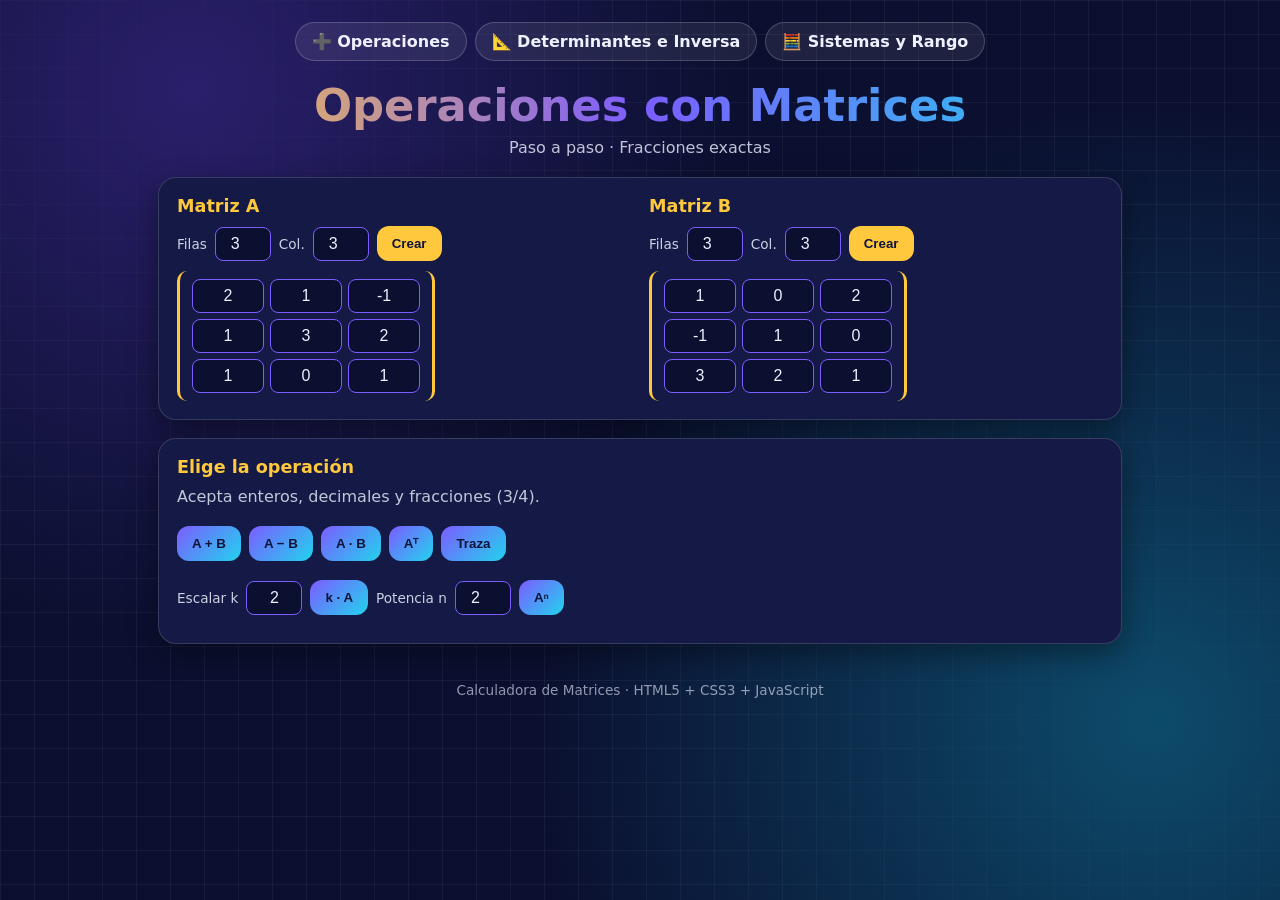
<file: index.html>
<!DOCTYPE html>
<html lang="es"><head><meta charset="UTF-8"><meta name="viewport" content="width=device-width,initial-scale=1">
<title>Operaciones con Matrices</title><link rel="stylesheet" href="operaciones.css"></head>
<body><div class="fondo"><span>∑</span><span>π</span><span>∫</span><span>√</span><span>∞</span><span>det</span></div>
<header><nav><a href="index.html" class=\"on\">➕ Operaciones</a><a href="determinantes.html" >📐 Determinantes e Inversa</a><a href="sistemas.html" >🧮 Sistemas y Rango</a></nav><h1>Operaciones con Matrices</h1><p class="sub">Paso a paso · Fracciones exactas</p></header><main>
<section class="card fila">
<div><h2>Matriz A</h2><div class="dim"><label>Filas</label><input id="fa" type="number" min="1" max="6" value="3"><label>Col.</label><input id="ca" type="number" min="1" max="6" value="3"><button id="btnA" class="sec">Crear</button></div><div id="gA" class="grid"></div></div>
<div><h2>Matriz B</h2><div class="dim"><label>Filas</label><input id="fb" type="number" min="1" max="6" value="3"><label>Col.</label><input id="cb" type="number" min="1" max="6" value="3"><button id="btnB" class="sec">Crear</button></div><div id="gB" class="grid"></div></div>
</section>
<section class="card"><h2>Elige la operación</h2><p class="sub">Acepta enteros, decimales y fracciones (3/4).</p>
<div class="botones"><button data-op="suma">A + B</button><button data-op="resta">A − B</button><button data-op="mult">A · B</button><button data-op="transpuesta">Aᵀ</button><button data-op="traza">Traza</button></div><br>
<div class="dim"><label>Escalar k</label><input id="k" value="2"><button data-op="escalar">k · A</button><label>Potencia n</label><input id="n" type="number" value="2" min="0" max="10"><button data-op="potencia">Aⁿ</button></div></section>
<section id="salida"></section>
</main><footer>Calculadora de Matrices · HTML5 + CSS3 + JavaScript</footer><script src="nucleo.js"></script><script src="operaciones.js"></script></body></html>
</file>
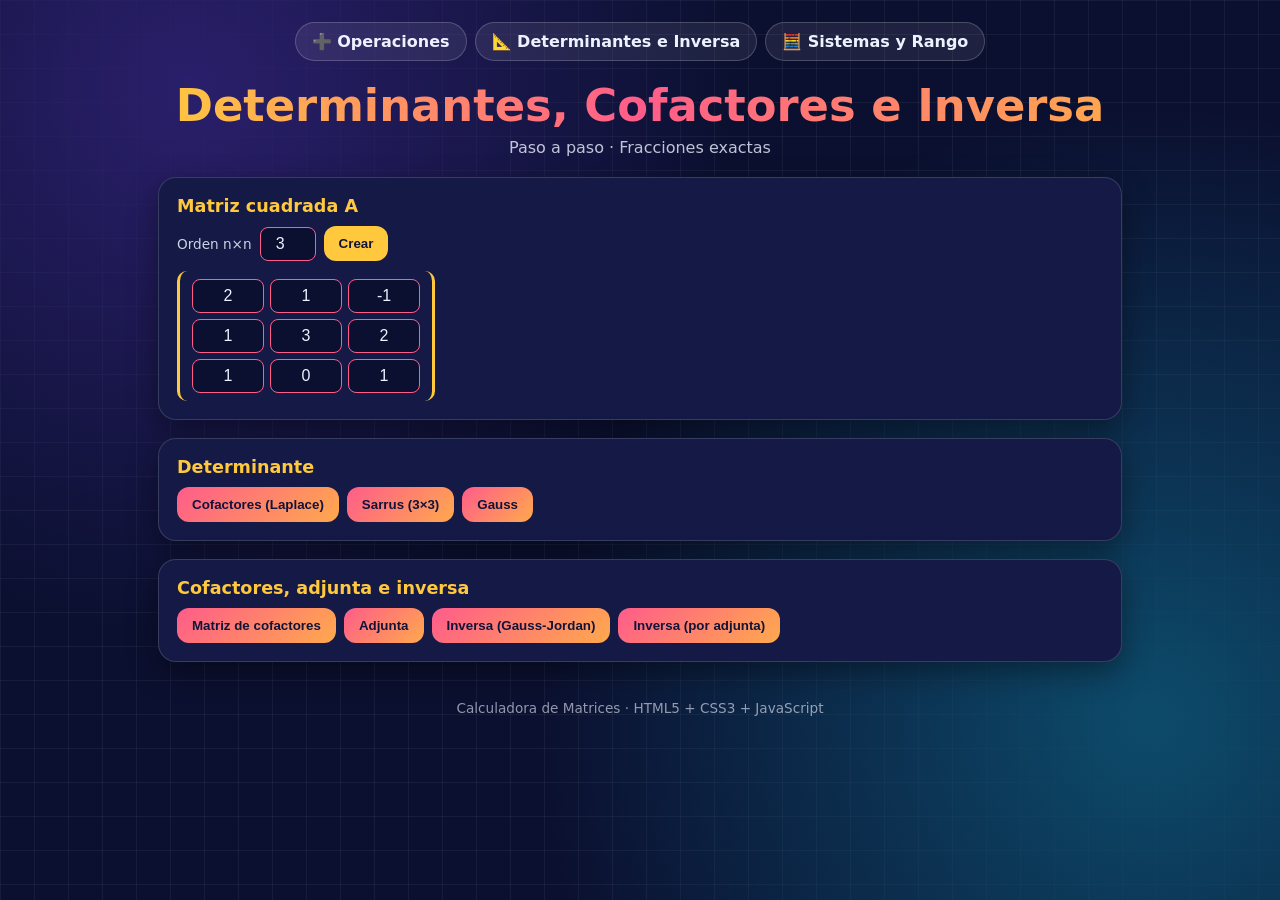
<file: determinantes.html>
<!DOCTYPE html>
<html lang="es"><head><meta charset="UTF-8"><meta name="viewport" content="width=device-width,initial-scale=1">
<title>Determinantes, Cofactores e Inversa</title><link rel="stylesheet" href="determinantes.css"></head>
<body><div class="fondo"><span>∑</span><span>π</span><span>∫</span><span>√</span><span>∞</span><span>det</span></div>
<header><nav><a href="index.html" >➕ Operaciones</a><a href="determinantes.html" class=\"on\">📐 Determinantes e Inversa</a><a href="sistemas.html" >🧮 Sistemas y Rango</a></nav><h1>Determinantes, Cofactores e Inversa</h1><p class="sub">Paso a paso · Fracciones exactas</p></header><main>
<section class="card"><h2>Matriz cuadrada A</h2><div class="dim"><label>Orden n×n</label><input id="n" type="number" min="1" max="6" value="3"><button id="btnA" class="sec">Crear</button></div><div id="gA" class="grid"></div></section>
<section class="card"><h2>Determinante</h2><div class="botones"><button data-op="laplace">Cofactores (Laplace)</button><button data-op="sarrus">Sarrus (3×3)</button><button data-op="gauss">Gauss</button></div></section>
<section class="card"><h2>Cofactores, adjunta e inversa</h2><div class="botones"><button data-op="cofactores">Matriz de cofactores</button><button data-op="adjunta">Adjunta</button><button data-op="inversaGJ">Inversa (Gauss-Jordan)</button><button data-op="inversaAdj">Inversa (por adjunta)</button></div></section>
<section id="salida"></section>
</main><footer>Calculadora de Matrices · HTML5 + CSS3 + JavaScript</footer><script src="nucleo.js"></script><script src="determinantes.js"></script></body></html>
</file>
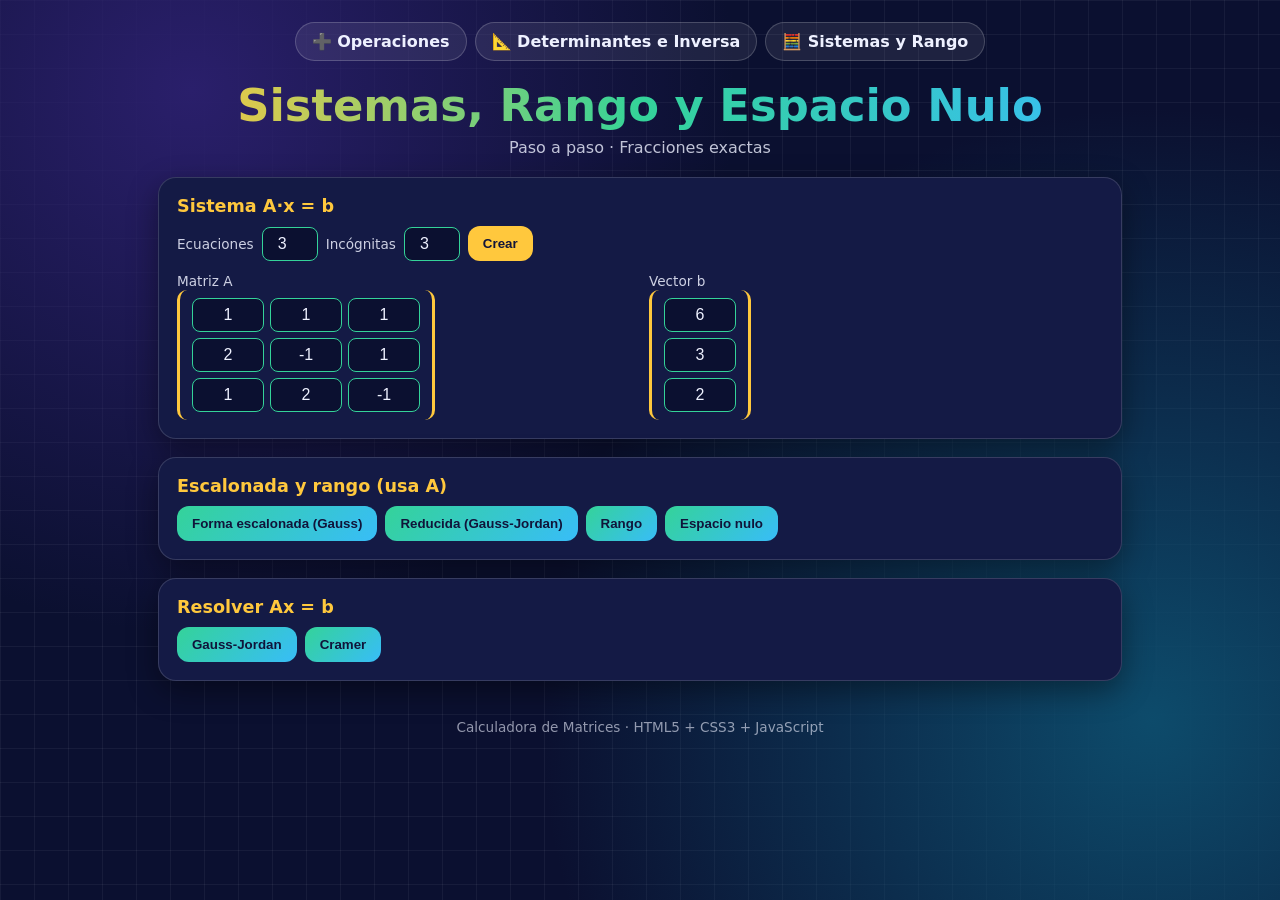
<file: sistemas.html>
<!DOCTYPE html>
<html lang="es"><head><meta charset="UTF-8"><meta name="viewport" content="width=device-width,initial-scale=1">
<title>Sistemas, Rango y Espacio Nulo</title><link rel="stylesheet" href="sistemas.css"></head>
<body><div class="fondo"><span>∑</span><span>π</span><span>∫</span><span>√</span><span>∞</span><span>det</span></div>
<header><nav><a href="index.html" >➕ Operaciones</a><a href="determinantes.html" >📐 Determinantes e Inversa</a><a href="sistemas.html" class=\"on\">🧮 Sistemas y Rango</a></nav><h1>Sistemas, Rango y Espacio Nulo</h1><p class="sub">Paso a paso · Fracciones exactas</p></header><main>
<section class="card"><h2>Sistema A·x = b</h2><div class="dim"><label>Ecuaciones</label><input id="m" type="number" min="1" max="6" value="3"><label>Incógnitas</label><input id="n" type="number" min="1" max="6" value="3"><button id="btnA" class="sec">Crear</button></div>
<div class="fila"><div><label>Matriz A</label><div id="gA" class="grid"></div></div><div><label>Vector b</label><div id="gB" class="grid"></div></div></div></section>
<section class="card"><h2>Escalonada y rango (usa A)</h2><div class="botones"><button data-op="escalonada">Forma escalonada (Gauss)</button><button data-op="reducida">Reducida (Gauss-Jordan)</button><button data-op="rango">Rango</button><button data-op="nucleo">Espacio nulo</button></div></section>
<section class="card"><h2>Resolver Ax = b</h2><div class="botones"><button data-op="gj">Gauss-Jordan</button><button data-op="cramer">Cramer</button></div></section>
<section id="salida"></section>
</main><footer>Calculadora de Matrices · HTML5 + CSS3 + JavaScript</footer><script src="nucleo.js"></script><script src="sistemas.js"></script></body></html>
</file>
<file: operaciones.css>
:root{--bg:#0b1030;--card:#141a45;--tx:#eef1ff;--a1:#7c5cff;--a2:#22d3ee;--oro:#ffc83d}
*{box-sizing:border-box;margin:0}
body{font-family:"Segoe UI",system-ui,sans-serif;color:var(--tx);min-height:100vh;
 background:radial-gradient(circle at 15% 10%,#2a1f6b 0,transparent 40%),radial-gradient(circle at 90% 80%,#0d4b6b 0,transparent 45%),
 linear-gradient(rgba(255,255,255,.05) 1px,transparent 1px) 0 0/34px 34px,linear-gradient(90deg,rgba(255,255,255,.05) 1px,transparent 1px) 0 0/34px 34px,var(--bg)}
.fondo{position:fixed;inset:0;overflow:hidden;pointer-events:none;z-index:0}
.fondo span{position:absolute;bottom:-80px;font:700 3.2rem Georgia,serif;color:var(--a1);opacity:.16;animation:sube 18s linear infinite}
.fondo span:nth-child(1){left:6%}.fondo span:nth-child(2){left:22%;animation-delay:-4s;color:var(--oro)}
.fondo span:nth-child(3){left:40%;animation-delay:-8s}.fondo span:nth-child(4){left:58%;animation-delay:-2s;color:var(--a2)}
.fondo span:nth-child(5){left:74%;animation-delay:-11s;color:var(--oro)}.fondo span:nth-child(6){left:90%;animation-delay:-6s}
@keyframes sube{to{transform:translateY(-115vh) rotate(360deg)}}
header,main{position:relative;z-index:1;max-width:1000px;margin:auto;padding:0 18px}
header{padding-top:22px;text-align:center}
nav{display:flex;gap:8px;justify-content:center;flex-wrap:wrap;margin-bottom:18px}
nav a{color:var(--tx);text-decoration:none;padding:9px 16px;border-radius:30px;background:#ffffff14;border:1px solid #ffffff30;font-weight:600;transition:.25s}
nav a:hover,nav a.on{background:linear-gradient(135deg,var(--a1),var(--a2));border-color:transparent;transform:translateY(-2px)}
h1{font-size:clamp(1.7rem,5vw,2.8rem);background:linear-gradient(90deg,var(--oro),var(--a1),var(--a2));-webkit-background-clip:text;background-clip:text;color:transparent}
.sub{opacity:.8;margin:6px 0 20px}
.card{background:var(--card);border:1px solid #ffffff26;border-radius:18px;padding:18px;margin-bottom:18px;box-shadow:0 10px 30px #0006}
.card h2{font-size:1.1rem;color:var(--oro);margin-bottom:10px}
.fila{display:flex;gap:18px;flex-wrap:wrap}.fila>div{flex:1;min-width:230px}
label{font-size:.85rem;opacity:.85}
.dim{display:flex;gap:8px;align-items:center;flex-wrap:wrap;margin-bottom:10px}
.dim input{width:56px}
input{background:#0b1030;color:var(--tx);border:1px solid var(--a1);border-radius:8px;padding:7px;text-align:center;font-size:1rem;width:100%}
input:focus{outline:2px solid var(--oro)}
.grid{display:grid;grid-template-columns:repeat(var(--c),minmax(48px,72px));gap:6px;padding:8px 12px;border-left:3px solid var(--oro);border-right:3px solid var(--oro);border-radius:10px;width:max-content;max-width:100%;overflow-x:auto}
button{cursor:pointer;border:0;border-radius:12px;padding:10px 15px;font-weight:700;color:#10143a;background:linear-gradient(135deg,var(--a1),var(--a2));transition:.2s}
button:hover{transform:translateY(-2px) scale(1.03);box-shadow:0 6px 16px #0007}
button.sec{background:var(--oro)}
.botones{display:flex;flex-wrap:wrap;gap:8px}
.paso{background:#ffffff0d;border-left:4px solid var(--a1);border-radius:10px;padding:10px 14px;margin:10px 0;overflow-x:auto;animation:ap .4s}
.paso h4{font-weight:600;font-size:.95rem;margin-bottom:6px}
@keyframes ap{from{opacity:0;transform:translateX(-12px)}}
.eq{font-family:Consolas,monospace;line-height:1.8;font-size:.95rem}
.mat{display:inline-table;border-left:2px solid var(--tx);border-right:2px solid var(--tx);border-radius:6px;margin:4px 8px;padding:2px 4px;border-collapse:separate;border-spacing:10px 4px;vertical-align:middle}
.mat td{text-align:center;font-size:1.05rem;min-width:24px}.mat td.sep{border-right:2px dashed var(--oro);padding-right:8px}
.fr{display:inline-flex;flex-direction:column;align-items:center;vertical-align:middle;font-size:.85em}
.fr i{font-style:normal;border-bottom:1px solid currentColor;padding:0 3px}.fr b{font-weight:400}
.resp{background:linear-gradient(135deg,#0f6b4d,#0d4b6b);border:2px solid var(--oro);border-radius:14px;padding:14px;margin:14px 0;overflow-x:auto;font-size:1.05rem;line-height:1.9}
.resp>span{display:block;color:var(--oro);font-weight:800;margin-bottom:4px}
.err{background:#7a1630;border-radius:12px;padding:14px;font-weight:600}
footer{position:relative;z-index:1;text-align:center;opacity:.6;padding:20px;font-size:.85rem}
</file>
<file: determinantes.css>
:root{--bg:#0b1030;--card:#141a45;--tx:#eef1ff;--a1:#ff5c8a;--a2:#ffa94d;--oro:#ffc83d}
*{box-sizing:border-box;margin:0}
body{font-family:"Segoe UI",system-ui,sans-serif;color:var(--tx);min-height:100vh;
 background:radial-gradient(circle at 15% 10%,#2a1f6b 0,transparent 40%),radial-gradient(circle at 90% 80%,#0d4b6b 0,transparent 45%),
 linear-gradient(rgba(255,255,255,.05) 1px,transparent 1px) 0 0/34px 34px,linear-gradient(90deg,rgba(255,255,255,.05) 1px,transparent 1px) 0 0/34px 34px,var(--bg)}
.fondo{position:fixed;inset:0;overflow:hidden;pointer-events:none;z-index:0}
.fondo span{position:absolute;bottom:-80px;font:700 3.2rem Georgia,serif;color:var(--a1);opacity:.16;animation:sube 18s linear infinite}
.fondo span:nth-child(1){left:6%}.fondo span:nth-child(2){left:22%;animation-delay:-4s;color:var(--oro)}
.fondo span:nth-child(3){left:40%;animation-delay:-8s}.fondo span:nth-child(4){left:58%;animation-delay:-2s;color:var(--a2)}
.fondo span:nth-child(5){left:74%;animation-delay:-11s;color:var(--oro)}.fondo span:nth-child(6){left:90%;animation-delay:-6s}
@keyframes sube{to{transform:translateY(-115vh) rotate(360deg)}}
header,main{position:relative;z-index:1;max-width:1000px;margin:auto;padding:0 18px}
header{padding-top:22px;text-align:center}
nav{display:flex;gap:8px;justify-content:center;flex-wrap:wrap;margin-bottom:18px}
nav a{color:var(--tx);text-decoration:none;padding:9px 16px;border-radius:30px;background:#ffffff14;border:1px solid #ffffff30;font-weight:600;transition:.25s}
nav a:hover,nav a.on{background:linear-gradient(135deg,var(--a1),var(--a2));border-color:transparent;transform:translateY(-2px)}
h1{font-size:clamp(1.7rem,5vw,2.8rem);background:linear-gradient(90deg,var(--oro),var(--a1),var(--a2));-webkit-background-clip:text;background-clip:text;color:transparent}
.sub{opacity:.8;margin:6px 0 20px}
.card{background:var(--card);border:1px solid #ffffff26;border-radius:18px;padding:18px;margin-bottom:18px;box-shadow:0 10px 30px #0006}
.card h2{font-size:1.1rem;color:var(--oro);margin-bottom:10px}
.fila{display:flex;gap:18px;flex-wrap:wrap}.fila>div{flex:1;min-width:230px}
label{font-size:.85rem;opacity:.85}
.dim{display:flex;gap:8px;align-items:center;flex-wrap:wrap;margin-bottom:10px}
.dim input{width:56px}
input{background:#0b1030;color:var(--tx);border:1px solid var(--a1);border-radius:8px;padding:7px;text-align:center;font-size:1rem;width:100%}
input:focus{outline:2px solid var(--oro)}
.grid{display:grid;grid-template-columns:repeat(var(--c),minmax(48px,72px));gap:6px;padding:8px 12px;border-left:3px solid var(--oro);border-right:3px solid var(--oro);border-radius:10px;width:max-content;max-width:100%;overflow-x:auto}
button{cursor:pointer;border:0;border-radius:12px;padding:10px 15px;font-weight:700;color:#10143a;background:linear-gradient(135deg,var(--a1),var(--a2));transition:.2s}
button:hover{transform:translateY(-2px) scale(1.03);box-shadow:0 6px 16px #0007}
button.sec{background:var(--oro)}
.botones{display:flex;flex-wrap:wrap;gap:8px}
.paso{background:#ffffff0d;border-left:4px solid var(--a1);border-radius:10px;padding:10px 14px;margin:10px 0;overflow-x:auto;animation:ap .4s}
.paso h4{font-weight:600;font-size:.95rem;margin-bottom:6px}
@keyframes ap{from{opacity:0;transform:translateX(-12px)}}
.eq{font-family:Consolas,monospace;line-height:1.8;font-size:.95rem}
.mat{display:inline-table;border-left:2px solid var(--tx);border-right:2px solid var(--tx);border-radius:6px;margin:4px 8px;padding:2px 4px;border-collapse:separate;border-spacing:10px 4px;vertical-align:middle}
.mat td{text-align:center;font-size:1.05rem;min-width:24px}.mat td.sep{border-right:2px dashed var(--oro);padding-right:8px}
.fr{display:inline-flex;flex-direction:column;align-items:center;vertical-align:middle;font-size:.85em}
.fr i{font-style:normal;border-bottom:1px solid currentColor;padding:0 3px}.fr b{font-weight:400}
.resp{background:linear-gradient(135deg,#0f6b4d,#0d4b6b);border:2px solid var(--oro);border-radius:14px;padding:14px;margin:14px 0;overflow-x:auto;font-size:1.05rem;line-height:1.9}
.resp>span{display:block;color:var(--oro);font-weight:800;margin-bottom:4px}
.err{background:#7a1630;border-radius:12px;padding:14px;font-weight:600}
footer{position:relative;z-index:1;text-align:center;opacity:.6;padding:20px;font-size:.85rem}
</file>
<file: sistemas.css>
:root{--bg:#0b1030;--card:#141a45;--tx:#eef1ff;--a1:#34d399;--a2:#38bdf8;--oro:#ffc83d}
*{box-sizing:border-box;margin:0}
body{font-family:"Segoe UI",system-ui,sans-serif;color:var(--tx);min-height:100vh;
 background:radial-gradient(circle at 15% 10%,#2a1f6b 0,transparent 40%),radial-gradient(circle at 90% 80%,#0d4b6b 0,transparent 45%),
 linear-gradient(rgba(255,255,255,.05) 1px,transparent 1px) 0 0/34px 34px,linear-gradient(90deg,rgba(255,255,255,.05) 1px,transparent 1px) 0 0/34px 34px,var(--bg)}
.fondo{position:fixed;inset:0;overflow:hidden;pointer-events:none;z-index:0}
.fondo span{position:absolute;bottom:-80px;font:700 3.2rem Georgia,serif;color:var(--a1);opacity:.16;animation:sube 18s linear infinite}
.fondo span:nth-child(1){left:6%}.fondo span:nth-child(2){left:22%;animation-delay:-4s;color:var(--oro)}
.fondo span:nth-child(3){left:40%;animation-delay:-8s}.fondo span:nth-child(4){left:58%;animation-delay:-2s;color:var(--a2)}
.fondo span:nth-child(5){left:74%;animation-delay:-11s;color:var(--oro)}.fondo span:nth-child(6){left:90%;animation-delay:-6s}
@keyframes sube{to{transform:translateY(-115vh) rotate(360deg)}}
header,main{position:relative;z-index:1;max-width:1000px;margin:auto;padding:0 18px}
header{padding-top:22px;text-align:center}
nav{display:flex;gap:8px;justify-content:center;flex-wrap:wrap;margin-bottom:18px}
nav a{color:var(--tx);text-decoration:none;padding:9px 16px;border-radius:30px;background:#ffffff14;border:1px solid #ffffff30;font-weight:600;transition:.25s}
nav a:hover,nav a.on{background:linear-gradient(135deg,var(--a1),var(--a2));border-color:transparent;transform:translateY(-2px)}
h1{font-size:clamp(1.7rem,5vw,2.8rem);background:linear-gradient(90deg,var(--oro),var(--a1),var(--a2));-webkit-background-clip:text;background-clip:text;color:transparent}
.sub{opacity:.8;margin:6px 0 20px}
.card{background:var(--card);border:1px solid #ffffff26;border-radius:18px;padding:18px;margin-bottom:18px;box-shadow:0 10px 30px #0006}
.card h2{font-size:1.1rem;color:var(--oro);margin-bottom:10px}
.fila{display:flex;gap:18px;flex-wrap:wrap}.fila>div{flex:1;min-width:230px}
label{font-size:.85rem;opacity:.85}
.dim{display:flex;gap:8px;align-items:center;flex-wrap:wrap;margin-bottom:10px}
.dim input{width:56px}
input{background:#0b1030;color:var(--tx);border:1px solid var(--a1);border-radius:8px;padding:7px;text-align:center;font-size:1rem;width:100%}
input:focus{outline:2px solid var(--oro)}
.grid{display:grid;grid-template-columns:repeat(var(--c),minmax(48px,72px));gap:6px;padding:8px 12px;border-left:3px solid var(--oro);border-right:3px solid var(--oro);border-radius:10px;width:max-content;max-width:100%;overflow-x:auto}
button{cursor:pointer;border:0;border-radius:12px;padding:10px 15px;font-weight:700;color:#10143a;background:linear-gradient(135deg,var(--a1),var(--a2));transition:.2s}
button:hover{transform:translateY(-2px) scale(1.03);box-shadow:0 6px 16px #0007}
button.sec{background:var(--oro)}
.botones{display:flex;flex-wrap:wrap;gap:8px}
.paso{background:#ffffff0d;border-left:4px solid var(--a1);border-radius:10px;padding:10px 14px;margin:10px 0;overflow-x:auto;animation:ap .4s}
.paso h4{font-weight:600;font-size:.95rem;margin-bottom:6px}
@keyframes ap{from{opacity:0;transform:translateX(-12px)}}
.eq{font-family:Consolas,monospace;line-height:1.8;font-size:.95rem}
.mat{display:inline-table;border-left:2px solid var(--tx);border-right:2px solid var(--tx);border-radius:6px;margin:4px 8px;padding:2px 4px;border-collapse:separate;border-spacing:10px 4px;vertical-align:middle}
.mat td{text-align:center;font-size:1.05rem;min-width:24px}.mat td.sep{border-right:2px dashed var(--oro);padding-right:8px}
.fr{display:inline-flex;flex-direction:column;align-items:center;vertical-align:middle;font-size:.85em}
.fr i{font-style:normal;border-bottom:1px solid currentColor;padding:0 3px}.fr b{font-weight:400}
.resp{background:linear-gradient(135deg,#0f6b4d,#0d4b6b);border:2px solid var(--oro);border-radius:14px;padding:14px;margin:14px 0;overflow-x:auto;font-size:1.05rem;line-height:1.9}
.resp>span{display:block;color:var(--oro);font-weight:800;margin-bottom:4px}
.err{background:#7a1630;border-radius:12px;padding:14px;font-weight:600}
footer{position:relative;z-index:1;text-align:center;opacity:.6;padding:20px;font-size:.85rem}
</file>
